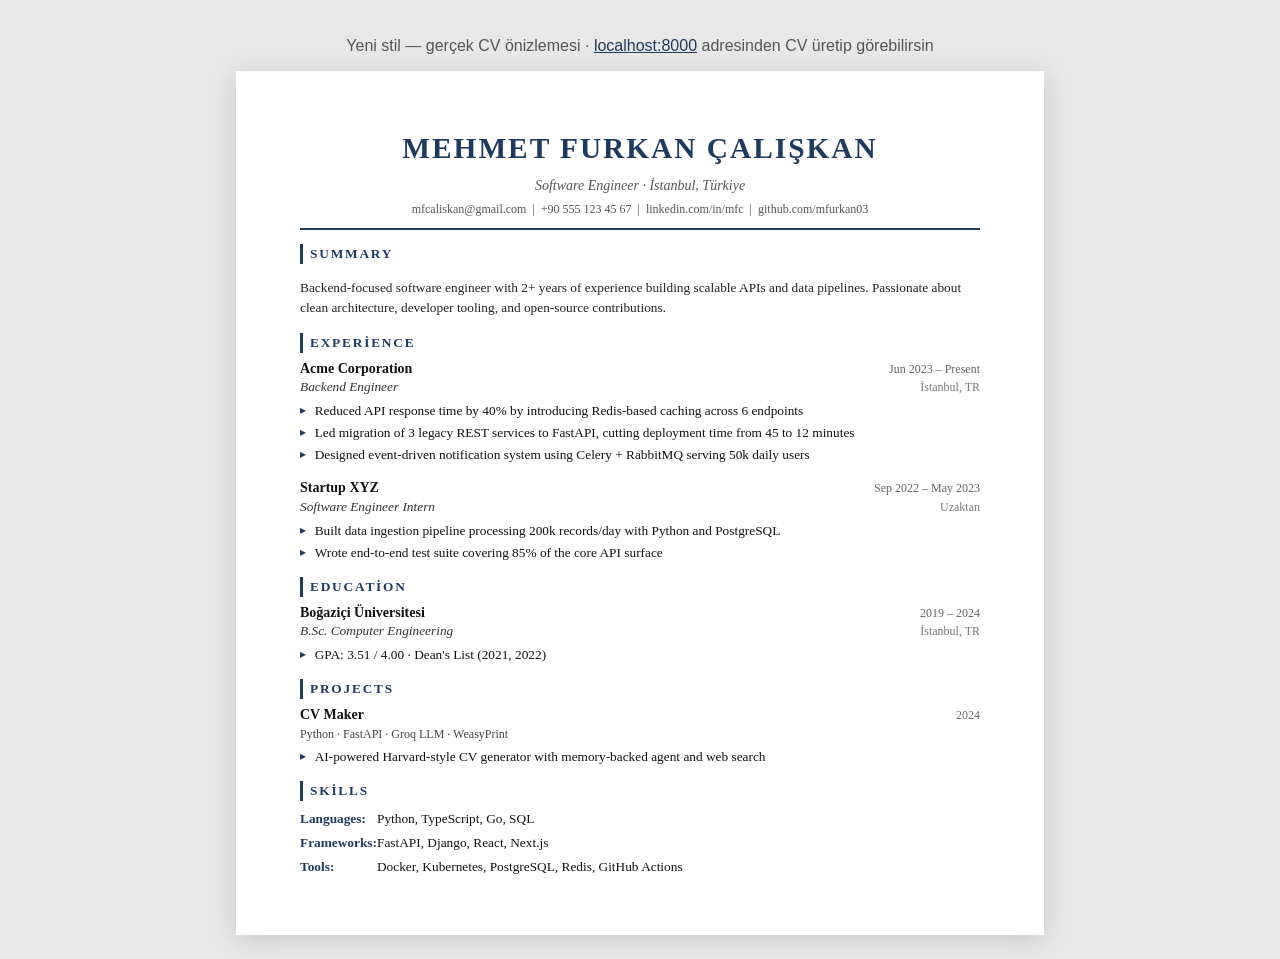
<file: .superpowers/brainstorm/422-1780095573/content/cv-preview-a.html>
<!DOCTYPE html>
<html lang="tr">
<head>
<meta charset="UTF-8">
<meta name="viewport" content="width=device-width, initial-scale=1">
<title>CV Önizleme — Modern Professional</title>
<style>
  body { font-family: -apple-system, BlinkMacSystemFont, "Segoe UI", sans-serif; background: #e8e8e8; margin: 0; padding: 24px; }
  h2 { text-align: center; font-size: 1rem; color: #555; margin-bottom: 16px; font-weight: 400; }
  .paper {
    max-width: 680px;
    margin: 0 auto;
    background: #fff;
    padding: 56px 64px;
    box-shadow: 0 4px 24px rgba(0,0,0,0.15);
    font-family: Georgia, "Times New Roman", serif;
    font-size: 11pt;
    color: #111;
    line-height: 1.5;
  }
  /* Header */
  .cv-name { text-align: center; font-size: 22pt; font-weight: bold; letter-spacing: 2px; color: #1e3a5f; margin-bottom: 4px; }
  .cv-title { text-align: center; font-size: 10.5pt; font-style: italic; color: #555; margin-bottom: 4px; }
  .cv-contact { text-align: center; font-size: 9pt; color: #555; padding-bottom: 10px; margin-bottom: 10px; border-bottom: 2px solid #1e3a5f; }
  /* Section heading */
  .cv-section-heading {
    font-size: 10pt; font-weight: bold; text-transform: uppercase; letter-spacing: 1.8px;
    color: #1e3a5f;
    border-left: 3.5px solid #1e3a5f;
    padding-left: 7px;
    margin-top: 14px; margin-bottom: 6px;
  }
  /* Entry */
  .cv-entry { margin-bottom: 10px; }
  .cv-entry-row { display: flex; justify-content: space-between; align-items: baseline; gap: 8px; line-height: 1.4; }
  .cv-entry-org { font-weight: bold; font-size: 10.5pt; color: #111; }
  .cv-entry-title { font-style: italic; font-size: 10pt; color: #333; }
  .cv-entry-date { font-size: 9pt; color: #666; white-space: nowrap; }
  .cv-entry-loc { font-size: 9pt; color: #777; white-space: nowrap; }
  .cv-entry-tech { font-size: 9pt; color: #444; margin-top: 1px; }
  /* Bullets */
  .cv-bullets { margin-top: 4px; padding-left: 0; list-style: none; font-size: 10pt; line-height: 1.5; }
  .cv-bullets li { margin-bottom: 2px; padding-left: 1.1em; position: relative; }
  .cv-bullets li::before { content: "▸"; position: absolute; left: 0; color: #1e3a5f; font-size: 9pt; }
  /* Skills */
  .cv-skills-table { width: 100%; font-size: 10pt; border-collapse: collapse; }
  .cv-skills-table td { padding: 2px 0; vertical-align: top; }
  .cv-skills-cat { font-weight: bold; color: #1e3a5f; white-space: nowrap; padding-right: 10px; width: 1%; }
</style>
</head>
<body>
<h2>Yeni stil — gerçek CV önizlemesi · <a href="http://localhost:8000" style="color:#1e3a5f">localhost:8000</a> adresinden CV üretip görebilirsin</h2>

<div class="paper">
  <div class="cv-name">MEHMET FURKAN ÇALIŞKAN</div>
  <div class="cv-title">Software Engineer · İstanbul, Türkiye</div>
  <div class="cv-contact">mfcaliskan@gmail.com &nbsp;|&nbsp; +90 555 123 45 67 &nbsp;|&nbsp; linkedin.com/in/mfc &nbsp;|&nbsp; github.com/mfurkan03</div>

  <div class="cv-section-heading">Summary</div>
  <p style="font-size:10pt;line-height:1.55;color:#222;">
    Backend-focused software engineer with 2+ years of experience building scalable APIs and data pipelines. Passionate about clean architecture, developer tooling, and open-source contributions.
  </p>

  <div class="cv-section-heading">Experience</div>
  <div class="cv-entry">
    <div class="cv-entry-row">
      <span class="cv-entry-org">Acme Corporation</span>
      <span class="cv-entry-date">Jun 2023 – Present</span>
    </div>
    <div class="cv-entry-row">
      <span class="cv-entry-title">Backend Engineer</span>
      <span class="cv-entry-loc">İstanbul, TR</span>
    </div>
    <ul class="cv-bullets">
      <li>Reduced API response time by 40% by introducing Redis-based caching across 6 endpoints</li>
      <li>Led migration of 3 legacy REST services to FastAPI, cutting deployment time from 45 to 12 minutes</li>
      <li>Designed event-driven notification system using Celery + RabbitMQ serving 50k daily users</li>
    </ul>
  </div>
  <div class="cv-entry">
    <div class="cv-entry-row">
      <span class="cv-entry-org">Startup XYZ</span>
      <span class="cv-entry-date">Sep 2022 – May 2023</span>
    </div>
    <div class="cv-entry-row">
      <span class="cv-entry-title">Software Engineer Intern</span>
      <span class="cv-entry-loc">Uzaktan</span>
    </div>
    <ul class="cv-bullets">
      <li>Built data ingestion pipeline processing 200k records/day with Python and PostgreSQL</li>
      <li>Wrote end-to-end test suite covering 85% of the core API surface</li>
    </ul>
  </div>

  <div class="cv-section-heading">Education</div>
  <div class="cv-entry">
    <div class="cv-entry-row">
      <span class="cv-entry-org">Boğaziçi Üniversitesi</span>
      <span class="cv-entry-date">2019 – 2024</span>
    </div>
    <div class="cv-entry-row">
      <span class="cv-entry-title">B.Sc. Computer Engineering</span>
      <span class="cv-entry-loc">İstanbul, TR</span>
    </div>
    <ul class="cv-bullets">
      <li>GPA: 3.51 / 4.00 · Dean's List (2021, 2022)</li>
    </ul>
  </div>

  <div class="cv-section-heading">Projects</div>
  <div class="cv-entry">
    <div class="cv-entry-row">
      <span class="cv-entry-org">CV Maker</span>
      <span class="cv-entry-date">2024</span>
    </div>
    <div class="cv-entry-tech">Python · FastAPI · Groq LLM · WeasyPrint</div>
    <ul class="cv-bullets">
      <li>AI-powered Harvard-style CV generator with memory-backed agent and web search</li>
    </ul>
  </div>

  <div class="cv-section-heading">Skills</div>
  <table class="cv-skills-table">
    <tr><td class="cv-skills-cat">Languages:</td><td>Python, TypeScript, Go, SQL</td></tr>
    <tr><td class="cv-skills-cat">Frameworks:</td><td>FastAPI, Django, React, Next.js</td></tr>
    <tr><td class="cv-skills-cat">Tools:</td><td>Docker, Kubernetes, PostgreSQL, Redis, GitHub Actions</td></tr>
  </table>
</div>
</body>
</html>
</file>
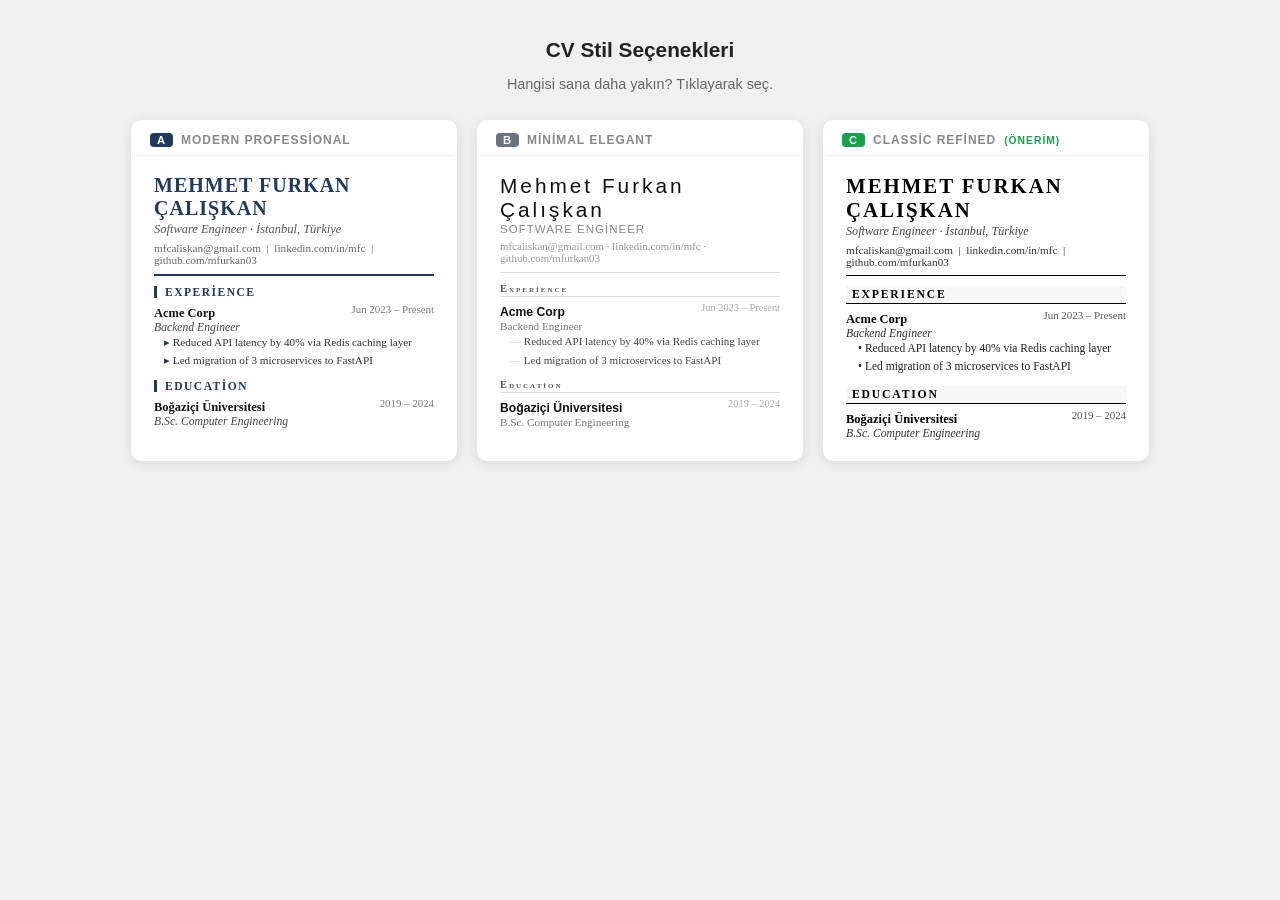
<file: .superpowers/brainstorm/422-1780095573/content/cv-styles.html>
<!DOCTYPE html>
<html lang="tr">
<head>
<meta charset="UTF-8">
<meta name="viewport" content="width=device-width, initial-scale=1">
<title>CV Stil Seçenekleri</title>
<style>
  body { font-family: -apple-system, BlinkMacSystemFont, "Segoe UI", sans-serif; background: #f0f0f0; margin: 0; padding: 24px; }
  h1 { text-align: center; font-size: 1.3rem; color: #222; margin-bottom: 6px; }
  .subtitle { text-align: center; color: #666; font-size: 0.9rem; margin-bottom: 28px; }
  .cards { display: flex; gap: 20px; flex-wrap: wrap; justify-content: center; }
  .card {
    background: #fff;
    border-radius: 10px;
    box-shadow: 0 2px 12px rgba(0,0,0,0.10);
    width: 320px;
    cursor: pointer;
    border: 3px solid transparent;
    transition: border-color 0.2s, box-shadow 0.2s;
    overflow: hidden;
  }
  .card:hover { box-shadow: 0 4px 20px rgba(0,0,0,0.16); }
  .card.selected { border-color: #2563eb; }
  .card-label {
    padding: 10px 16px 8px;
    font-size: 0.75rem;
    font-weight: 700;
    letter-spacing: 0.08em;
    text-transform: uppercase;
    color: #888;
    border-bottom: 1px solid #f0f0f0;
    display: flex;
    align-items: center;
    gap: 8px;
  }
  .card-label .badge {
    background: #1e3a5f;
    color: #fff;
    border-radius: 4px;
    padding: 1px 7px;
    font-size: 0.7rem;
  }
  .card-label .badge.rec { background: #16a34a; }
  .cv-mock { padding: 18px 20px; font-family: Georgia, serif; }

  /* ── Style A: Modern Professional ── */
  .styleA .cv-name { font-size: 1.25rem; font-weight: bold; letter-spacing: 1px; color: #1e3a5f; margin-bottom: 2px; }
  .styleA .cv-title { font-size: 0.78rem; color: #555; font-style: italic; margin-bottom: 5px; }
  .styleA .cv-contact { font-size: 0.7rem; color: #666; border-bottom: 2px solid #1e3a5f; padding-bottom: 8px; margin-bottom: 10px; }
  .styleA .cv-section {
    font-size: 0.72rem; font-weight: bold; text-transform: uppercase; letter-spacing: 1.5px;
    color: #1e3a5f;
    padding-left: 8px;
    border-left: 3px solid #1e3a5f;
    margin: 10px 0 5px;
  }
  .styleA .cv-org { font-weight: bold; font-size: 0.78rem; color: #111; }
  .styleA .cv-role { font-style: italic; font-size: 0.73rem; color: #444; }
  .styleA .cv-date { font-size: 0.68rem; color: #777; float: right; }
  .styleA .cv-bullet { font-size: 0.7rem; color: #333; margin-left: 10px; line-height: 1.6; }
  .styleA .cv-bullet::before { content: "▸ "; color: #1e3a5f; }

  /* ── Style B: Minimal Elegant ── */
  .styleB .cv-name { font-size: 1.3rem; font-weight: 300; letter-spacing: 3px; color: #111; margin-bottom: 1px; font-family: "Segoe UI", sans-serif; }
  .styleB .cv-title { font-size: 0.72rem; color: #888; letter-spacing: 1px; margin-bottom: 5px; font-family: "Segoe UI", sans-serif; text-transform: uppercase; }
  .styleB .cv-contact { font-size: 0.68rem; color: #999; padding-bottom: 8px; margin-bottom: 10px; border-bottom: 1px solid #ddd; }
  .styleB .cv-section {
    font-size: 0.65rem; font-variant: small-caps; font-weight: bold; letter-spacing: 2px;
    color: #555;
    border-bottom: 1px solid #e0e0e0;
    margin: 10px 0 5px; padding-bottom: 2px;
  }
  .styleB .cv-org { font-weight: 600; font-size: 0.76rem; color: #111; font-family: "Segoe UI", sans-serif; }
  .styleB .cv-role { font-size: 0.7rem; color: #777; }
  .styleB .cv-date { font-size: 0.65rem; color: #aaa; float: right; }
  .styleB .cv-bullet { font-size: 0.69rem; color: #444; margin-left: 10px; line-height: 1.65; }
  .styleB .cv-bullet::before { content: "— "; color: #bbb; }

  /* ── Style C: Classic Refined ── */
  .styleC .cv-name { font-size: 1.3rem; font-weight: bold; letter-spacing: 2px; color: #000; margin-bottom: 2px; }
  .styleC .cv-title { font-size: 0.76rem; color: #444; font-style: italic; margin-bottom: 5px; }
  .styleC .cv-contact { font-size: 0.7rem; color: #333; border-bottom: 1.5px solid #000; padding-bottom: 7px; margin-bottom: 10px; }
  .styleC .cv-section {
    font-size: 0.73rem; font-weight: bold; text-transform: uppercase; letter-spacing: 1.8px;
    color: #000;
    background: #f7f7f7;
    padding: 2px 6px;
    border-bottom: 1.5px solid #000;
    margin: 10px 0 5px;
  }
  .styleC .cv-org { font-weight: bold; font-size: 0.78rem; color: #000; }
  .styleC .cv-role { font-style: italic; font-size: 0.73rem; color: #333; }
  .styleC .cv-date { font-size: 0.68rem; color: #555; float: right; }
  .styleC .cv-bullet { font-size: 0.72rem; color: #222; margin-left: 12px; line-height: 1.55; }
  .styleC .cv-bullet::before { content: "• "; }

  .clearfix::after { content: ""; display: table; clear: both; }
</style>
</head>
<body>

<h1>CV Stil Seçenekleri</h1>
<p class="subtitle">Hangisi sana daha yakın? Tıklayarak seç.</p>

<div class="cards">

  <!-- A: Modern Professional -->
  <div class="card" data-choice="A" onclick="select(this)">
    <div class="card-label">
      <span class="badge">A</span> Modern Professional
    </div>
    <div class="cv-mock styleA">
      <div class="cv-name">MEHMET FURKAN ÇALIŞKAN</div>
      <div class="cv-title">Software Engineer · İstanbul, Türkiye</div>
      <div class="cv-contact">mfcaliskan@gmail.com &nbsp;|&nbsp; linkedin.com/in/mfc &nbsp;|&nbsp; github.com/mfurkan03</div>
      <div class="cv-section">Experience</div>
      <div class="clearfix">
        <span class="cv-org">Acme Corp</span>
        <span class="cv-date">Jun 2023 – Present</span>
      </div>
      <div class="cv-role">Backend Engineer</div>
      <div class="cv-bullet">Reduced API latency by 40% via Redis caching layer</div>
      <div class="cv-bullet">Led migration of 3 microservices to FastAPI</div>
      <div class="cv-section">Education</div>
      <div class="clearfix">
        <span class="cv-org">Boğaziçi Üniversitesi</span>
        <span class="cv-date">2019 – 2024</span>
      </div>
      <div class="cv-role">B.Sc. Computer Engineering</div>
    </div>
  </div>

  <!-- B: Minimal Elegant -->
  <div class="card" data-choice="B" onclick="select(this)">
    <div class="card-label">
      <span class="badge" style="background:#6b7280;">B</span> Minimal Elegant
    </div>
    <div class="cv-mock styleB">
      <div class="cv-name">Mehmet Furkan Çalışkan</div>
      <div class="cv-title">Software Engineer</div>
      <div class="cv-contact">mfcaliskan@gmail.com · linkedin.com/in/mfc · github.com/mfurkan03</div>
      <div class="cv-section">Experience</div>
      <div class="clearfix">
        <span class="cv-org">Acme Corp</span>
        <span class="cv-date">Jun 2023 – Present</span>
      </div>
      <div class="cv-role">Backend Engineer</div>
      <div class="cv-bullet">Reduced API latency by 40% via Redis caching layer</div>
      <div class="cv-bullet">Led migration of 3 microservices to FastAPI</div>
      <div class="cv-section">Education</div>
      <div class="clearfix">
        <span class="cv-org">Boğaziçi Üniversitesi</span>
        <span class="cv-date">2019 – 2024</span>
      </div>
      <div class="cv-role">B.Sc. Computer Engineering</div>
    </div>
  </div>

  <!-- C: Classic Refined -->
  <div class="card" data-choice="C" onclick="select(this)">
    <div class="card-label">
      <span class="badge rec">C</span> Classic Refined <span style="font-size:0.65rem;color:#16a34a;">(önerim)</span>
    </div>
    <div class="cv-mock styleC">
      <div class="cv-name">MEHMET FURKAN ÇALIŞKAN</div>
      <div class="cv-title">Software Engineer · İstanbul, Türkiye</div>
      <div class="cv-contact">mfcaliskan@gmail.com &nbsp;|&nbsp; linkedin.com/in/mfc &nbsp;|&nbsp; github.com/mfurkan03</div>
      <div class="cv-section">EXPERIENCE</div>
      <div class="clearfix">
        <span class="cv-org">Acme Corp</span>
        <span class="cv-date">Jun 2023 – Present</span>
      </div>
      <div class="cv-role">Backend Engineer</div>
      <div class="cv-bullet">Reduced API latency by 40% via Redis caching layer</div>
      <div class="cv-bullet">Led migration of 3 microservices to FastAPI</div>
      <div class="cv-section">EDUCATION</div>
      <div class="clearfix">
        <span class="cv-org">Boğaziçi Üniversitesi</span>
        <span class="cv-date">2019 – 2024</span>
      </div>
      <div class="cv-role">B.Sc. Computer Engineering</div>
    </div>
  </div>

</div>

<script>
function select(el) {
  document.querySelectorAll('.card').forEach(c => c.classList.remove('selected'));
  el.classList.add('selected');
  if (window.__companionSelect) window.__companionSelect(el.dataset.choice, el.querySelector('.card-label').innerText.trim());
}
</script>

</body>
</html>
</file>
